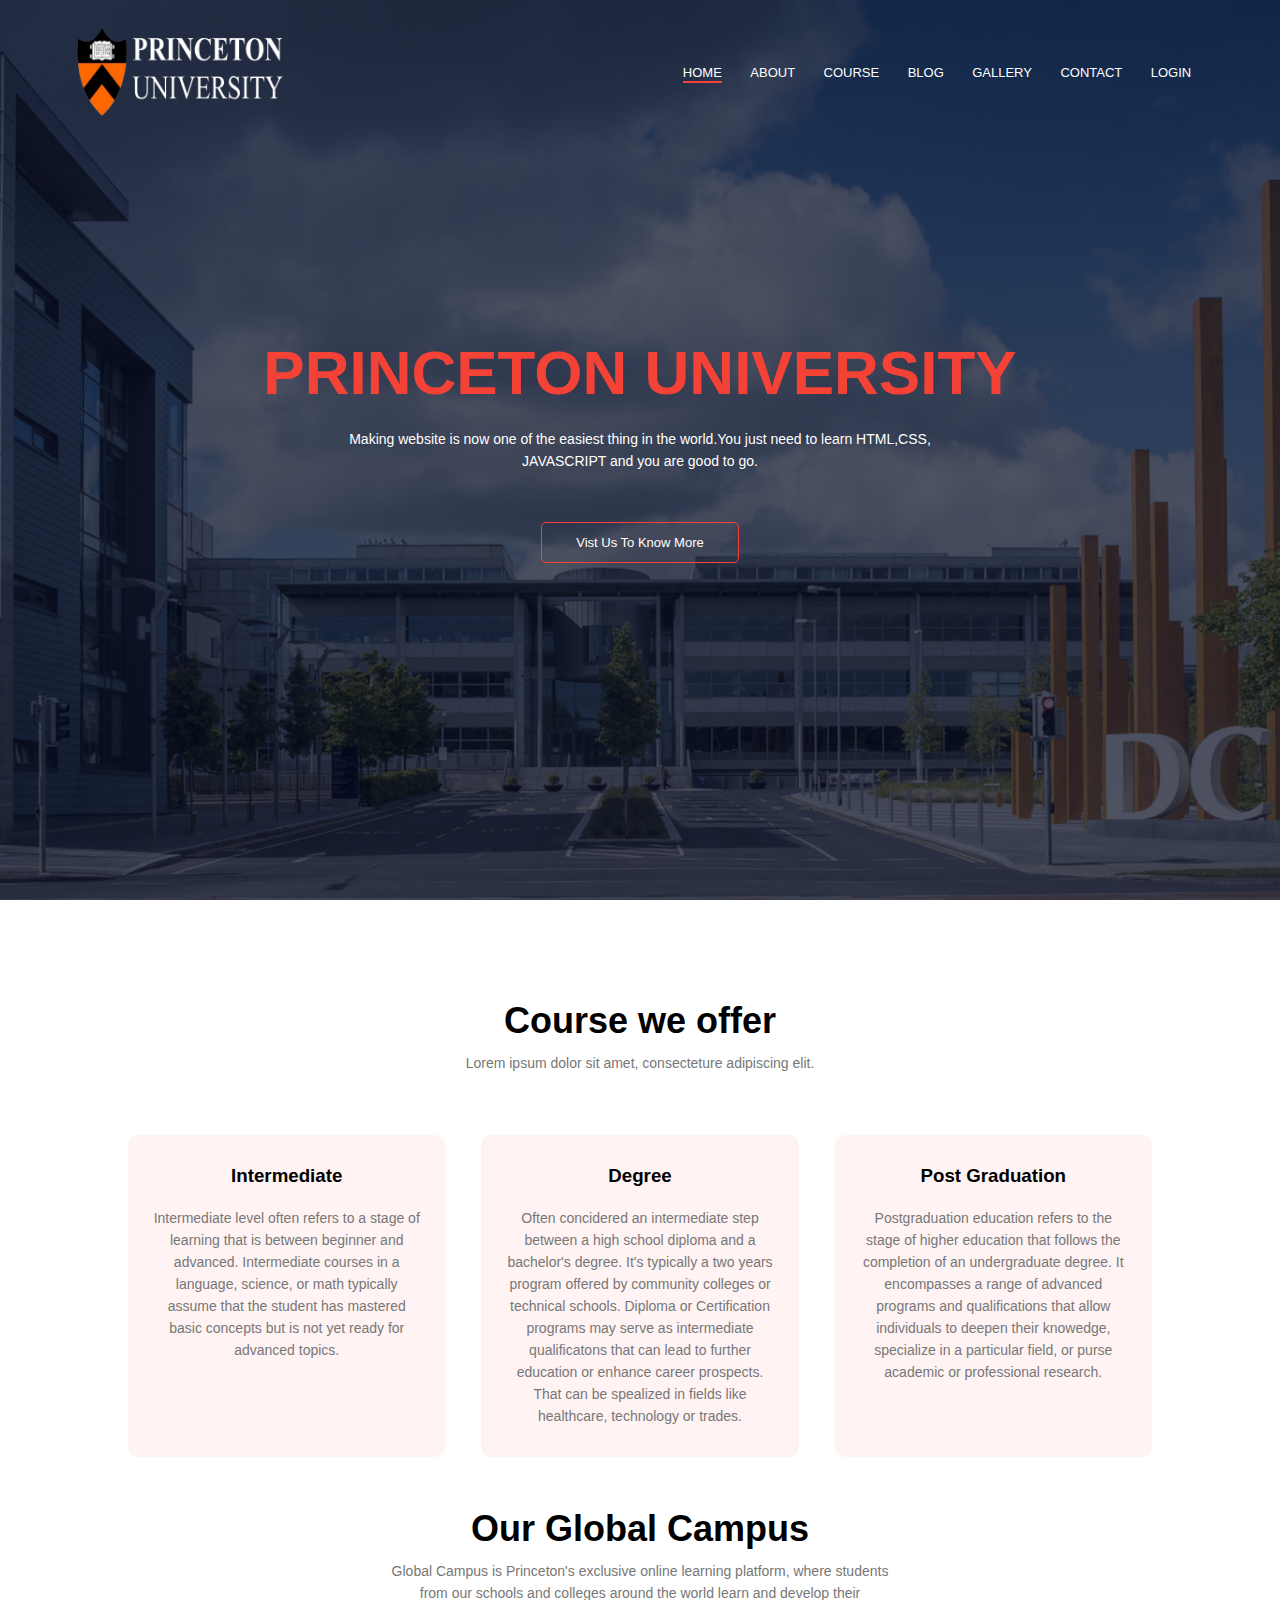
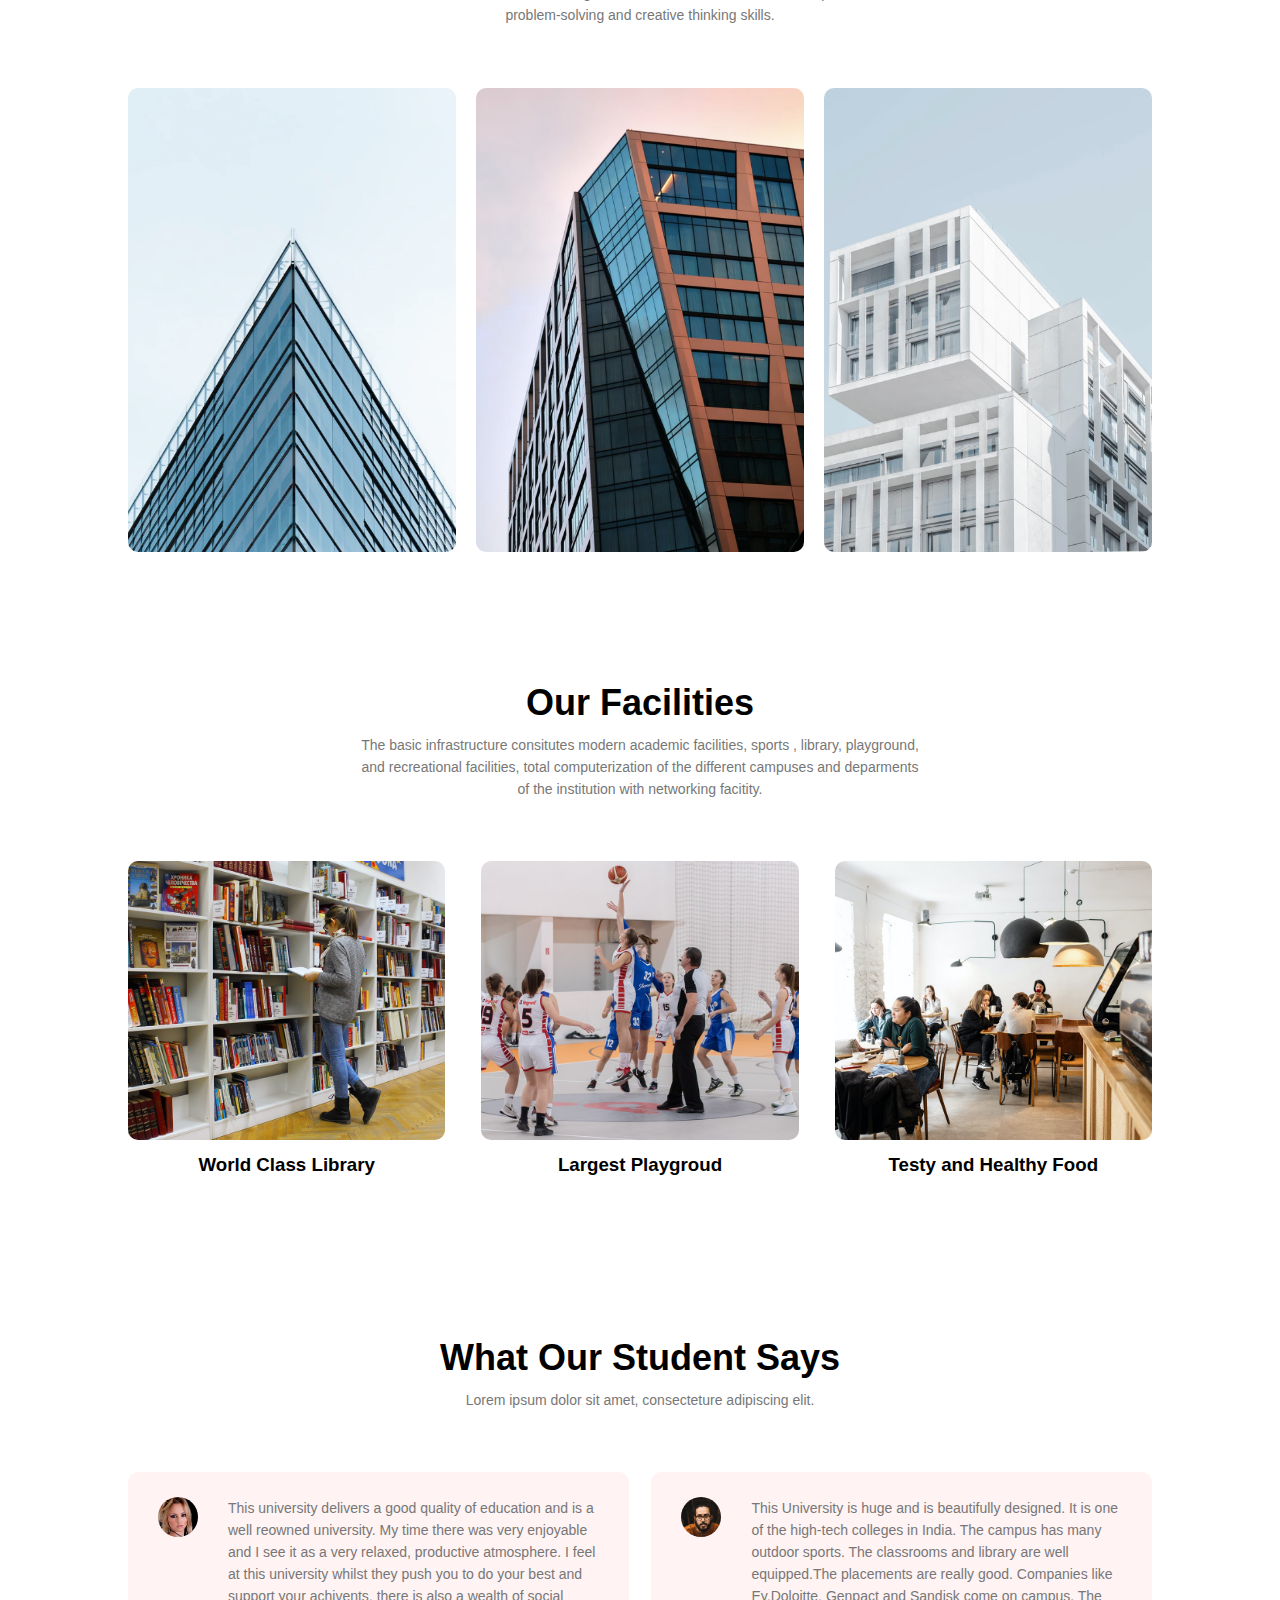
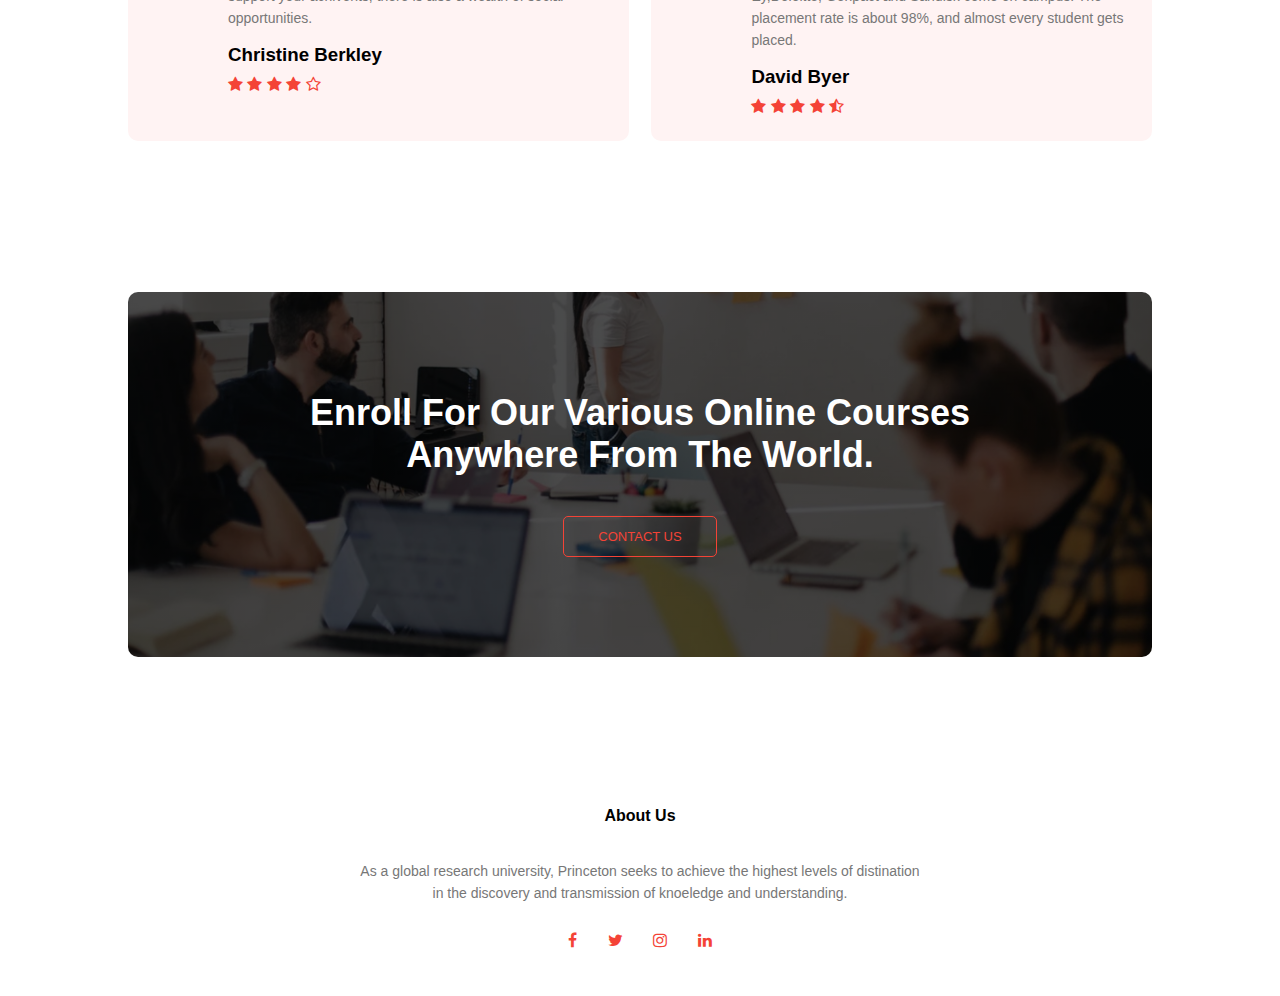
<file: Princeton/index.html>
<!DOCTYPE html>
<html>

<head>
	<meta charset="utf-8">
	<meta name="viewport" content="width=device-width, initial-scale=1">
	<title>my college website</title>
	<link rel="stylesheet" type="text/css" href="Asset/css/style.css">
	<link rel="stylesheet" href="https://stackpath.bootstrapcdn.com/font-awesome/4.7.0/css/font-awesome.min.css">
	<style>
		.nav-links ul li:nth-child(1)::after {
			width: 100%;
		}
	</style>
</head>

<body>
	<section class="header">

		<nav>
			<a href="index.html"><img src="Asset/image/Princeton-University-logo copy.png"></a>
			<div class="nav-links" id="navLinks">
				<i class="fa fa-times" onclick="hideMenu()"></i>
				<ul>
					<li><a href="index.html">HOME</a></li>
					<li><a href="about.html">ABOUT</a></li>
					<li><a href="course.html">COURSE</a></li>
					<li><a href="blog.html">BLOG</a></li>
					<li><a href="gallery.html">GALLERY</a></li>
					<li><a href="contact.html">CONTACT</a></li>
					<li><a href="login.html">LOGIN</a></li>
				</ul>
			</div>
			<i class="fa fa-bars" onclick="showMenu()"></i>
		</nav>

		<div class="text-box">
			<h1 style="color: #f44336;">PRINCETON UNIVERSITY</h1>
			<p style="color: #fff;">Making website is now one of the easiest thing in the world.You just need to learn
				HTML,CSS,<br>JAVASCRIPT and you are good to go.</p>
			<a href="" class="hero-btn" style="color: #fff;">Vist Us To Know More</a>
		</div>
	</section>

	<section class="course">
		<h1>Course we offer</h1>
		<p>Lorem ipsum dolor sit amet, consecteture adipiscing elit.</p>

		<div class="row">
			<div class="course-col">
				<h3>Intermediate</h3>
				<p>Intermediate level often refers to a stage of learning that is between beginner and advanced.
					Intermediate courses in a language, science, or math typically assume that the student has mastered
					basic concepts but is not yet ready for advanced topics.</p>
			</div>
			<div class="course-col">
				<h3>Degree</h3>
				<p>Often concidered an intermediate step between a high school diploma and a bachelor's degree. It's
					typically a two years program offered by community colleges or technical schools. Diploma or
					Certification programs may serve as intermediate qualificatons that can lead to further education or
					enhance career prospects. That can be spealized in fields like healthcare, technology or trades.</p>
			</div>
			<div class="course-col">
				<h3>Post Graduation</h3>
				<p>Postgraduation education refers to the stage of higher education that follows the completion of an
					undergraduate degree. It encompasses a range of advanced programs and qualifications that allow
					individuals to deepen their knowedge, specialize in a particular field, or purse academic or
					professional research.</p>
			</div>
		</div>
	</section>

	<section class="campus">
		<h1>Our Global Campus</h1>
		<p>Global Campus is Princeton's exclusive online learning platform, where students<br> from our schools and
			colleges around the world learn and develop their<br> problem-solving and creative thinking skills.</p>
		<div class="row">
			<div class="campus-col">
				<img src="Asset/image/london.png">
				<div class="layer">
					<h3>LONDON</h3>
				</div>
			</div>
			<div class="campus-col">
				<img src="Asset/image/newyork.png">
				<div class="layer">
					<h3>NEWYORK</h3>
				</div>
			</div>
			<div class="campus-col">
				<img src="Asset/image/washington.png">
				<div class="layer">
					<h3>WASHINGTON</h3>
				</div>
			</div>
		</div>
	</section>

	<section class="facilities">
		<h1>Our Facilities</h1>
		<p>The basic infrastructure consitutes modern academic facilities, sports , library, playground,<br> and
			recreational facilities, total computerization of the different campuses and deparments<br> of the
			institution with networking facitity.</p>

		<div class="row">
			<div class="facilities-col">
				<img src="Asset/image/library.png">
				<h3>World Class Library</h3>
			</div>
			<div class="facilities-col">
				<img src="Asset/image/basketball.png">
				<h3>Largest Playgroud</h3>
			</div>
			<div class="facilities-col">
				<img src="Asset/image/cafeteria.png">
				<h3>Testy and Healthy Food</h3>
			</div>
		</div>
	</section>


	<section class="testimonials">
		<h1>What Our Student Says</h1>
		<p>Lorem ipsum dolor sit amet, consecteture adipiscing elit.</p>

		<div class="row">
			<div class="testimonial-col">
				<img src="Asset/image/user1.jpg">
				<div>
					<p>This university delivers a good quality of education and is a well reowned university. My time
						there was very enjoyable and I see it as a very relaxed, productive atmosphere. I feel at this
						university whilst they push you to do your best and support your achivents, there is also a
						wealth of social opportunities.</p>
					<h3>Christine Berkley</h3>
					<i class="fa fa-star"></i>
					<i class="fa fa-star"></i>
					<i class="fa fa-star"></i>
					<i class="fa fa-star"></i>
					<i class="fa fa-star-o"></i>
				</div>
			</div>
			<div class="testimonial-col">
				<img src="Asset/image/user2.jpg">
				<div>
					<p>This University is huge and is beautifully designed. It is one of the high-tech colleges in
						India. The campus has many outdoor sports. The classrooms and library are well equipped.The
						placements are really good. Companies like Ey,Doloitte, Genpact and Sandisk come on campus. The
						placement rate is about 98%, and almost every student gets placed.</p>
					<h3>David Byer</h3>
					<i class="fa fa-star"></i>
					<i class="fa fa-star"></i>
					<i class="fa fa-star"></i>
					<i class="fa fa-star"></i>
					<i class="fa fa-star-half-o"></i>
				</div>
			</div>
		</div>
	</section>

	<section class="cta">
		<h1>Enroll For Our Various Online Courses<br>Anywhere From The World.</h1>
		<a href="" class="hero-btn">CONTACT US</a>
	</section>

	<section class="footer">
		<h4>About Us</h4>
		<p>As a global research university, Princeton seeks to achieve the highest levels of distination <br>in the
			discovery and transmission of knoeledge and understanding.</p>
		<div class="icons">
			<i class="fa fa-facebook"></i>
			<i class="fa fa-twitter"></i>
			<i class="fa fa-instagram"></i>
			<i class="fa fa-linkedin"></i>
		</div>
	</section>


	<script>
		var navLinks = document.getElementById("navLinks");
		function showMenu() {
			navLinks.style.right = "0";
		}
		function hideMenu() {
			navLinks.style.right = "-200px"
		}
	</script>
</body>

</html>
</file>
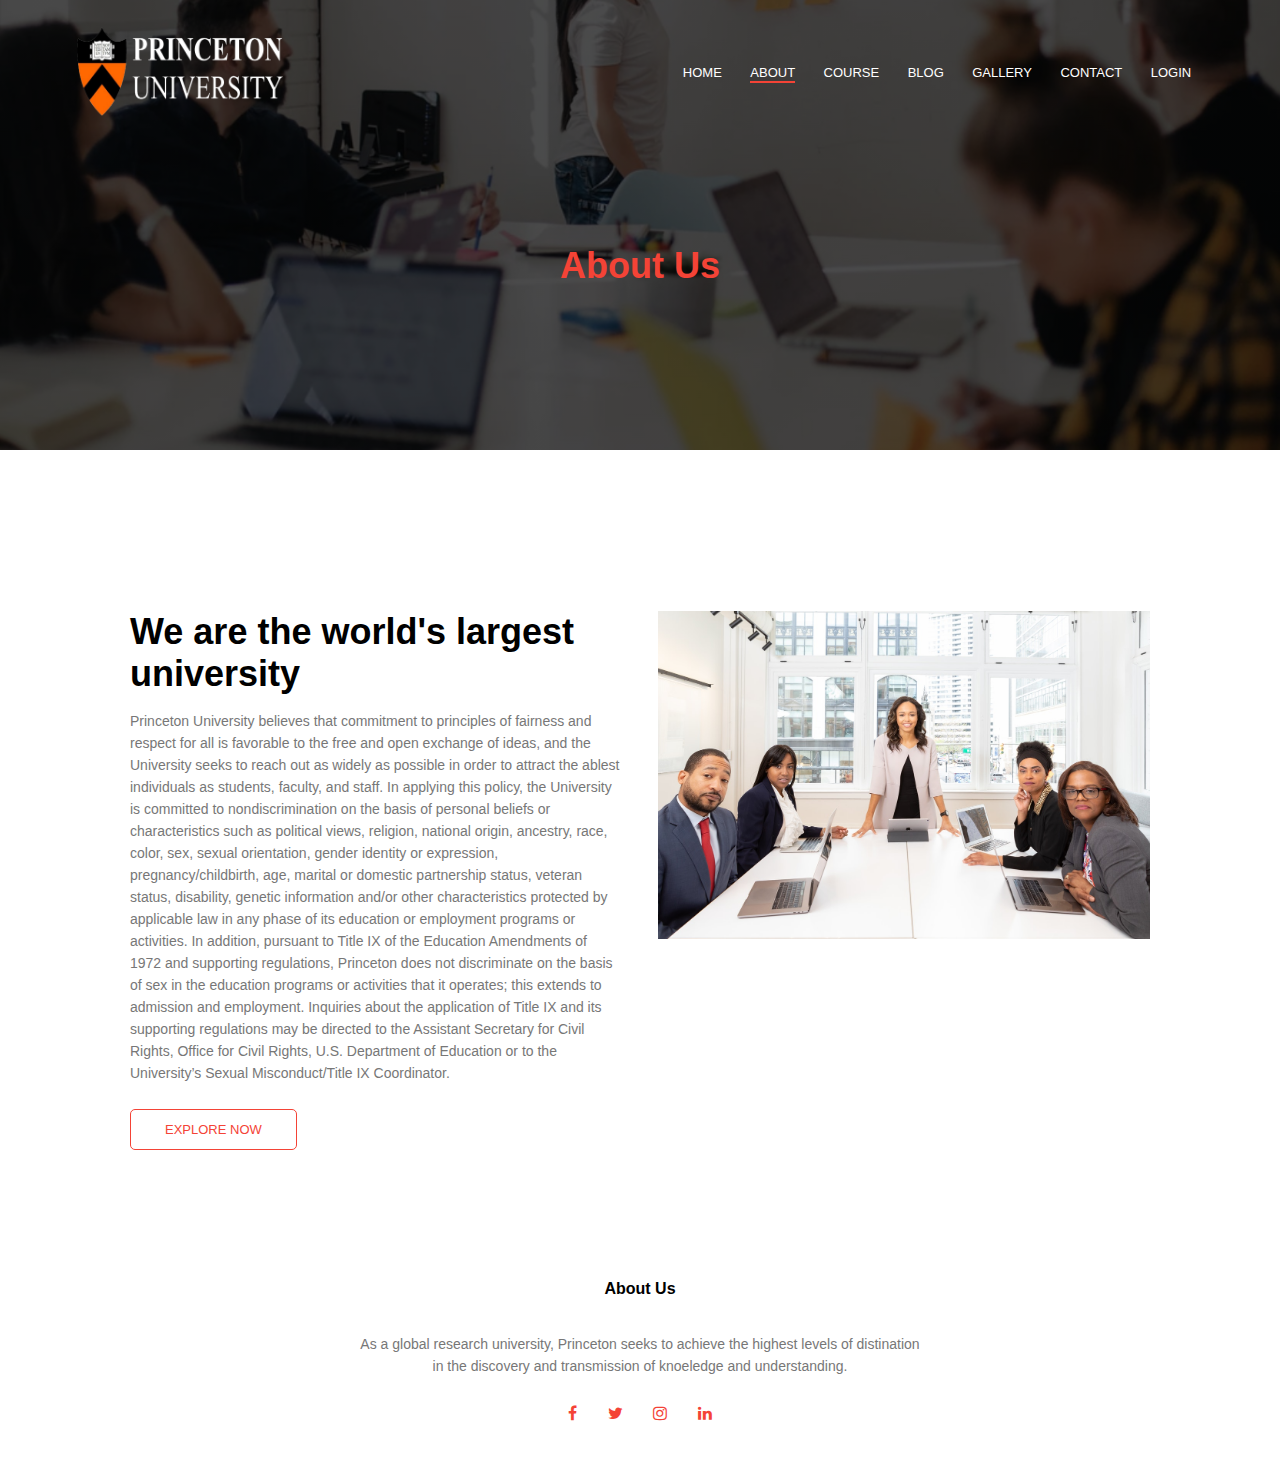
<file: Princeton/about.html>
<!DOCTYPE html>
<html>
<head>
	<meta charset="utf-8">
	<meta name="viewport" content="width=device-width, initial-scale=1">
	<title>my college website</title>
	<link rel="stylesheet" type="text/css" href="Asset/css/style.css">
	<link rel="stylesheet" href="https://stackpath.bootstrapcdn.com/font-awesome/4.7.0/css/font-awesome.min.css">
	<style>
		.nav-links ul li:nth-child(2)::after {
			width: 100%;
		}
	</style>
</head>
<body>
	<section class="sub-header">

		<nav>
			<a href="index.html"><img src="Asset/image/Princeton-University-logo copy.png"></a>
			<div class="nav-links" id="navLinks">
				<i class="fa fa-times" onclick="hideMenu()"></i>
				<ul>
					<li><a href="index.html">HOME</a></li>
					<li><a href="about.html">ABOUT</a></li>
					<li><a href="course.html">COURSE</a></li>
					<li><a href="blog.html">BLOG</a></li>
					<li><a href="gallery.html">GALLERY</a></li>
					<li><a href="contact.html">CONTACT</a></li>
					<li><a href="login.html">LOGIN</a></li>
				</ul>
			</div>
			<i class="fa fa-bars" onclick="showMenu()"></i>
		</nav>
		<h1>About Us</h1>
	</section>

	<section class="about-us">
		<div class="row">
			<div class="about-col">
				<h1>We are the world's largest university</h1>
				<p>Princeton University believes that commitment to principles of fairness and respect for all is favorable to the free and open exchange of ideas, and the University seeks to reach out as widely as possible in order to attract the ablest individuals as students, faculty, and staff. In applying this policy, the University is committed to nondiscrimination on the basis of personal beliefs or characteristics such as political views, religion, national origin, ancestry, race, color, sex, sexual orientation, gender identity or expression, pregnancy/childbirth, age, marital or domestic partnership status, veteran status, disability, genetic information and/or other characteristics protected by applicable law in any phase of its education or employment programs or activities. In addition, pursuant to Title IX of the Education Amendments of 1972 and supporting regulations, Princeton does not discriminate on the basis of sex in the education programs or activities that it operates; this extends to admission and employment. Inquiries about the application of Title IX and its supporting regulations may be directed to the Assistant Secretary for Civil Rights, Office for Civil Rights, U.S. Department of Education or to the University’s Sexual Misconduct/Title IX Coordinator.</p>
				<a href="" class="hero-btn" style="color: #f44336;">EXPLORE NOW</a>
			</div>
			<div class="about-col">
				<img src="Asset/image/about.jpg">
			</div>
		</div>
	</section>







<section class="footer">
	<h4>About Us</h4>
	<p>As a global research university, Princeton seeks to achieve the highest levels of distination <br>in the discovery and transmission of knoeledge and understanding.</p>
		<div class="icons">
			<i class="fa fa-facebook"></i>
			<i class="fa fa-twitter"></i>
			<i class="fa fa-instagram"></i>
			<i class="fa fa-linkedin"></i>
		</div>
</section>


	<script>
		var navLinks = document.getElementById("navLinks");
		function showMenu(){
			navLinks.style.right = "0";
		}
		function hideMenu(){
			navLinks.style.right = "-200px"
		}
	</script>
</body>
</html>
</file>
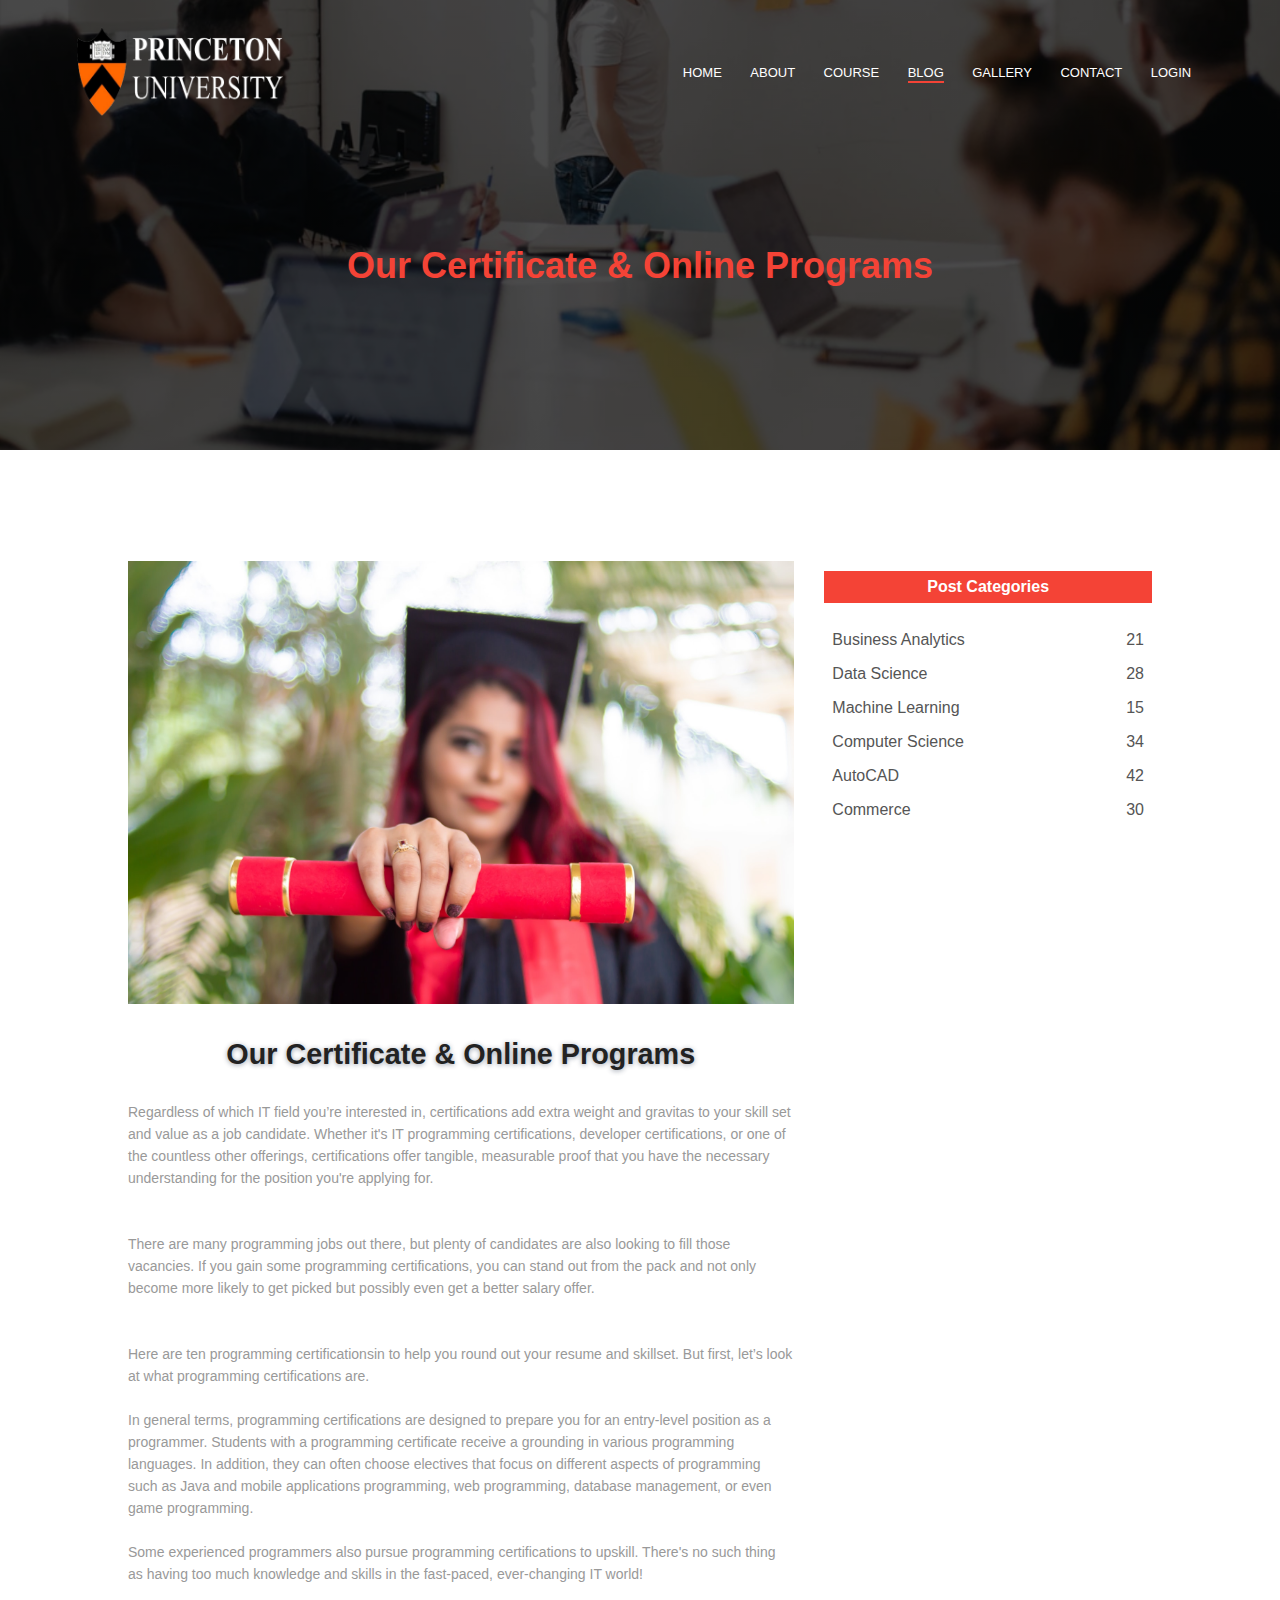
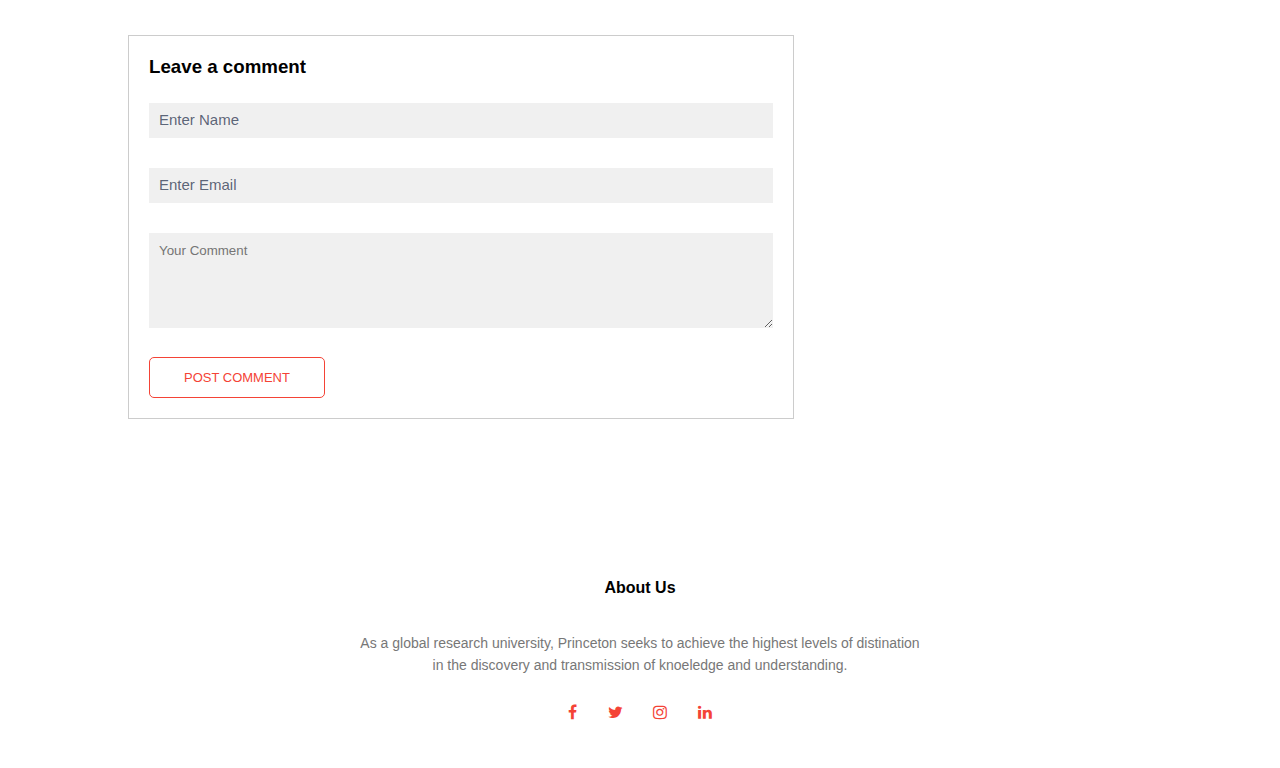
<file: Princeton/blog.html>
<!DOCTYPE html>
<html>
<head>
	<meta charset="utf-8">
	<meta name="viewport" content="width=device-width, initial-scale=1">
	<title>my college website</title>
	<link rel="stylesheet" type="text/css" href="Asset/css/style.css">
	<link rel="stylesheet" href="https://stackpath.bootstrapcdn.com/font-awesome/4.7.0/css/font-awesome.min.css">
	<style>
		.nav-links ul li:nth-child(4)::after {
			width: 100%;
		}
	</style>
</head>
<body>
	<section class="sub-header">

		<nav>
			<a href="index.html"><img src="Asset/image/Princeton-University-logo copy.png"></a>
			<div class="nav-links" id="navLinks">
				<i class="fa fa-times" onclick="hideMenu()"></i>
				<ul>
					<li><a href="index.html">HOME</a></li>
					<li><a href="about.html">ABOUT</a></li>
					<li><a href="course.html">COURSE</a></li>
					<li><a href="blog.html">BLOG</a></li>
					<li><a href="gallery.html">GALLERY</a></li>
					<li><a href="contact.html">CONTACT</a></li>
					<li><a href="login.html">LOGIN</a></li>
				</ul>
			</div>
			<i class="fa fa-bars" onclick="showMenu()"></i>
		</nav>
		<h1>Our Certificate & Online Programs</h1>
	</section>


<section class="blog-content">
	<div class="row">
		<div class="blog-left">
		<img src="Asset/image/certificate.jpg">
		<h2>Our Certificate & Online Programs</h2>
		<p>Regardless of which IT field you’re interested in, certifications add extra weight and gravitas to your skill set and value as a job candidate. Whether it's IT programming certifications, developer certifications, or one of the countless other offerings, certifications offer tangible, measurable proof that you have the necessary understanding for the position you're applying for.<br><br><br>

		There are many programming jobs out there, but plenty of candidates are also looking to fill those vacancies. If you gain some programming certifications, you can stand out from the pack and not only become more likely to get picked but possibly even get a better salary offer.<br><br><br>

		Here are ten programming certificationsin to help you round out your resume and skillset. But first, let’s look at what programming certifications are.<br><br>

		In general terms, programming certifications are designed to prepare you for an entry-level position as a programmer. Students with a programming certificate receive a grounding in various programming languages. In addition, they can often choose electives that focus on different aspects of programming such as Java and mobile applications programming, web programming, database management, or even game programming.<br><br>

		Some experienced programmers also pursue programming certifications to upskill. There's no such thing as having too much knowledge and skills in the fast-paced, ever-changing IT world!</p>

		<div class="comment-box">
			<h3>Leave a comment</h3>

			<form class="comment-form">
				<input type="text" placeholder="Enter Name">
				<input type="email" placeholder="Enter Email">
				<textarea rows="5" placeholder="Your Comment"></textarea>
				<button type="submit" class="hero-btn">POST COMMENT</button>
			</form>
		</div>

	</div>
	<div class="blog-right">
		<h3>Post Categories</h3>
		<div>
			<span>Business Analytics</span>
			<span>21</span>
		</div>
		<div>
			<span>Data Science</span>
			<span>28</span>
		</div>
		<div>
			<span>Machine Learning</span>
			<span>15</span>
		</div>
		<div>
			<span>Computer Science</span>
			<span>34</span>
		</div>
		<div>
			<span>AutoCAD</span>
			<span>42</span>
		</div>
		<div>
			<span>Commerce</span>
			<span>30</span>
		</div>
	</div>
	</div>
</section>






<section class="footer">
	<h4>About Us</h4>
	<p>As a global research university, Princeton seeks to achieve the highest levels of distination <br>in the discovery and transmission of knoeledge and understanding.</p>
		<div class="icons">
			<i class="fa fa-facebook"></i>
			<i class="fa fa-twitter"></i>
			<i class="fa fa-instagram"></i>
			<i class="fa fa-linkedin"></i>
		</div>
</section>


	<script>
		var navLinks = document.getElementById("navLinks");
		function showMenu(){
			navLinks.style.right = "0";
		}
		function hideMenu(){
			navLinks.style.right = "-200px"
		}
	</script>
</body>
</html>
</file>
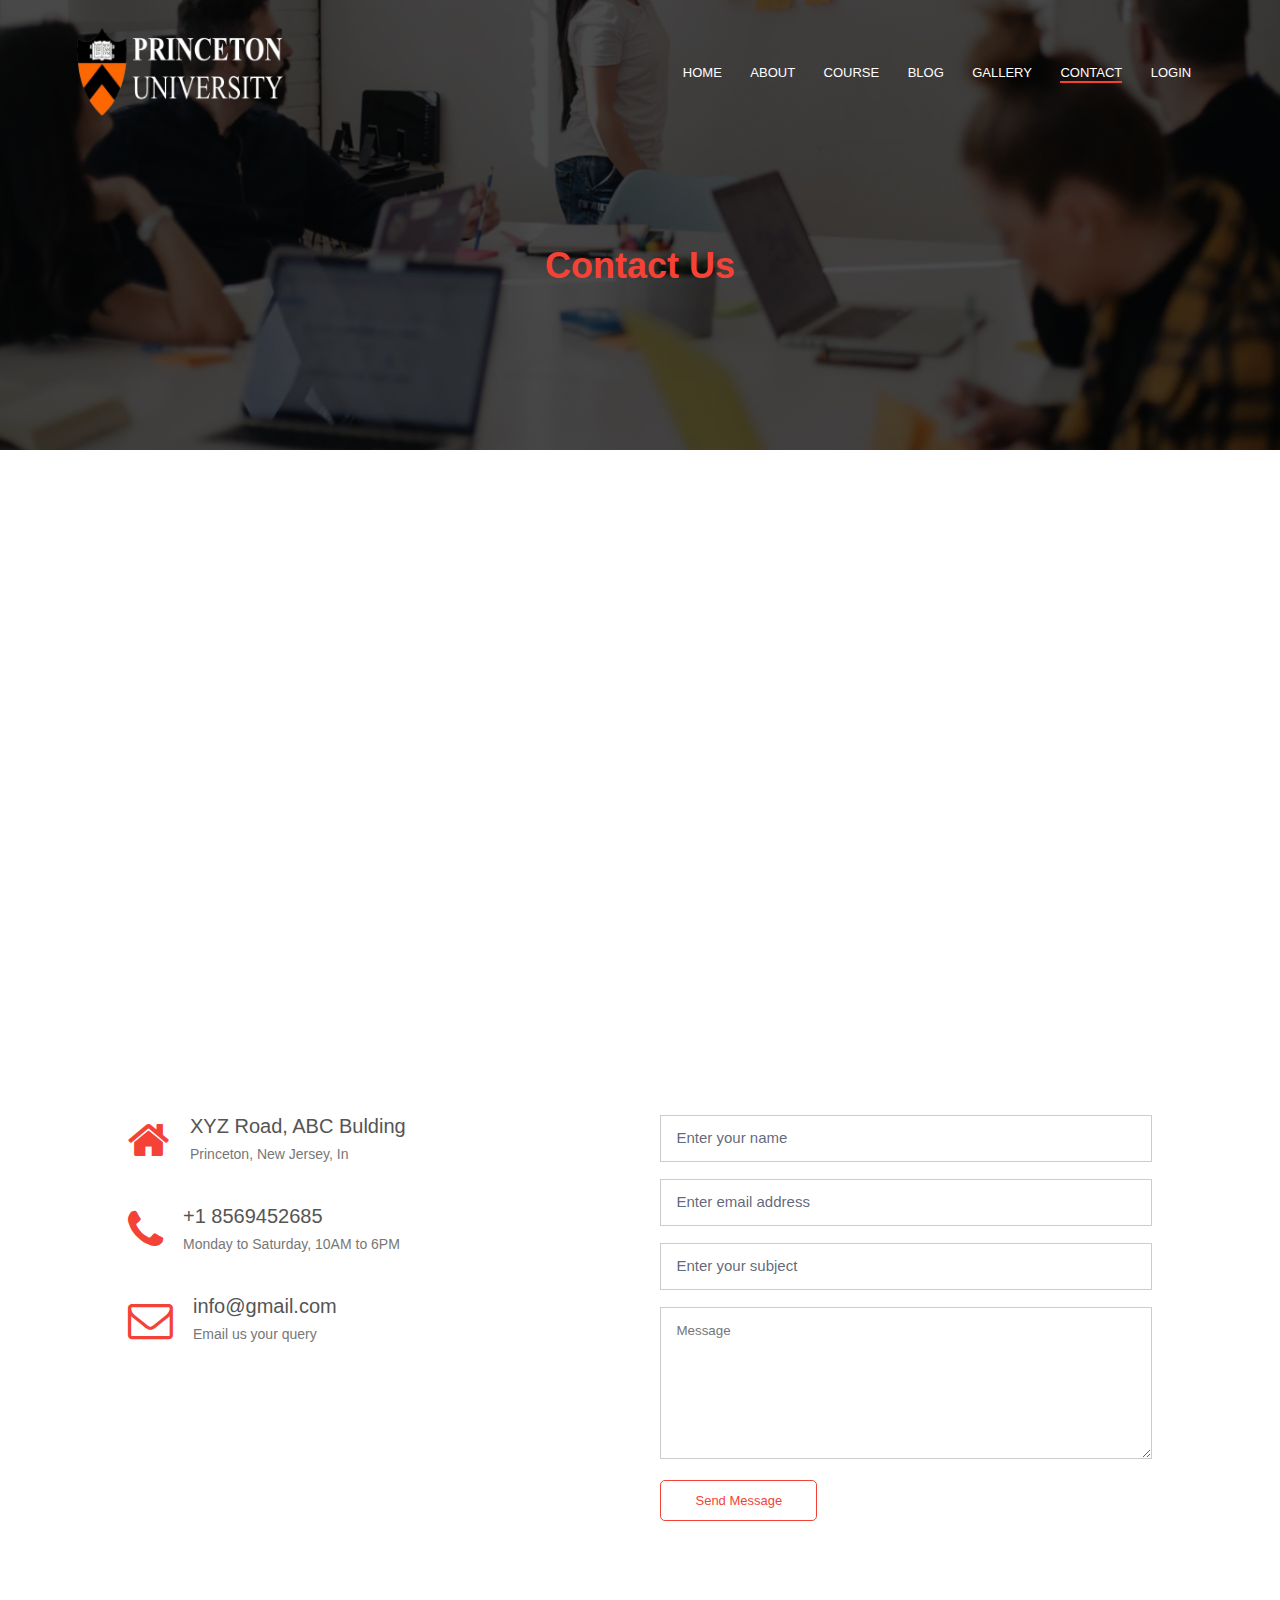
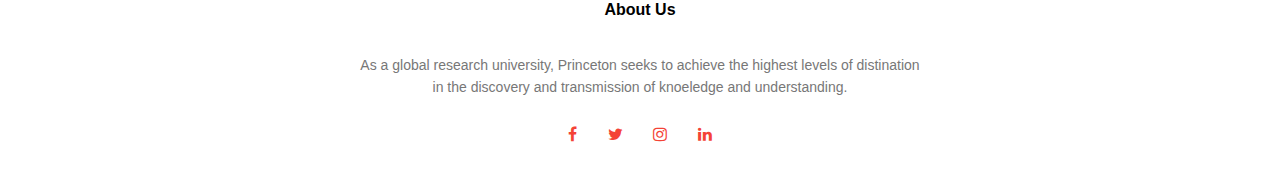
<file: Princeton/contact.html>
<!DOCTYPE html>
<html>
<head>
	<meta charset="utf-8">
	<meta name="viewport" content="width=device-width, initial-scale=1">
	<title>my college website</title>
	<link rel="stylesheet" type="text/css" href="Asset/css/style.css">
	<link rel="stylesheet" href="https://stackpath.bootstrapcdn.com/font-awesome/4.7.0/css/font-awesome.min.css">
	<style>
		.nav-links ul li:nth-child(6)::after {
			width: 100%;
		}
	</style>
</head>
<body>
	<section class="sub-header">

		<nav>
			<a href="index.html"><img src="Asset/image/Princeton-University-logo copy.png"></a>
			<div class="nav-links" id="navLinks">
				<i class="fa fa-times" onclick="hideMenu()"></i>
				<ul>
					<li><a href="index.html">HOME</a></li>
					<li><a href="about.html">ABOUT</a></li>
					<li><a href="course.html">COURSE</a></li>
					<li><a href="blog.html">BLOG</a></li>
					<li><a href="gallery.html">GALLERY</a></li>
					<li><a href="contact.html">CONTACT</a></li>
					<li><a href="login.html">LOGIN</a></li>
				</ul>
			</div>
			<i class="fa fa-bars" onclick="showMenu()"></i>
		</nav>
		<h1>Contact Us</h1>
	</section>

	
	<section class="location">
		<iframe src="https://www.google.com/maps/embed?pb=!1m18!1m12!1m3!1d3040.9662720899646!2d-74.65507389999999!3d40.343094199999996!2m3!1f0!2f0!3f0!3m2!1i1024!2i768!4f13.1!3m3!1m2!1s0x89c3e6d8cd98b6e9%3A0x2ba7ed6fa90024f!2sPrinceton%20University!5e0!3m2!1sen!2sin!4v1720798224891!5m2!1sen!2sin" width="600" height="450" style="border:0;" allowfullscreen="" loading="lazy" referrerpolicy="no-referrer-when-downgrade"></iframe>
	</section>

	<section class="contact-us">
		<div class="row">
			<div class="contact-col">
				<div>
					<i class="fa fa-home"></i>
					<span>
						<h5>XYZ Road, ABC Bulding</h5>
						<p> Princeton, New Jersey, In</p>
					</span>
				</div>
				<div>
					<i class="fa fa-phone"></i>
					<span>
						<h5>+1 8569452685</h5>
						<p>Monday to Saturday, 10AM to 6PM</p>
					</span>
				</div>
				<div>
					<i class="fa fa-envelope-o"></i>
					<span>
						<h5>info@gmail.com</h5>
						<p> Email us your query</p>
					</span>
				</div>
			</div>
			<div class="contact-col">
				
				<form action="">
					<input type="text" placeholder="Enter your name" required>
					<input type="email" placeholder="Enter email address" required>
					<input type="text" placeholder="Enter your subject" required>
					<textarea rows="8" placeholder="Message" required></textarea>
					<button type="submit" class="hero-btn">Send Message</button>
				</form>


			</div>
		</div>
	</section>



<section class="footer">
	<h4>About Us</h4>
	<p>As a global research university, Princeton seeks to achieve the highest levels of distination <br>in the discovery and transmission of knoeledge and understanding.</p>
		<div class="icons">
			<i class="fa fa-facebook"></i>
			<i class="fa fa-twitter"></i>
			<i class="fa fa-instagram"></i>
			<i class="fa fa-linkedin"></i>
		</div>
</section>


	<script>
		var navLinks = document.getElementById("navLinks");
		function showMenu(){
			navLinks.style.right = "0";
		}
		function hideMenu(){
			navLinks.style.right = "-200px"
		}
	</script>
</body>
</html>
</file>
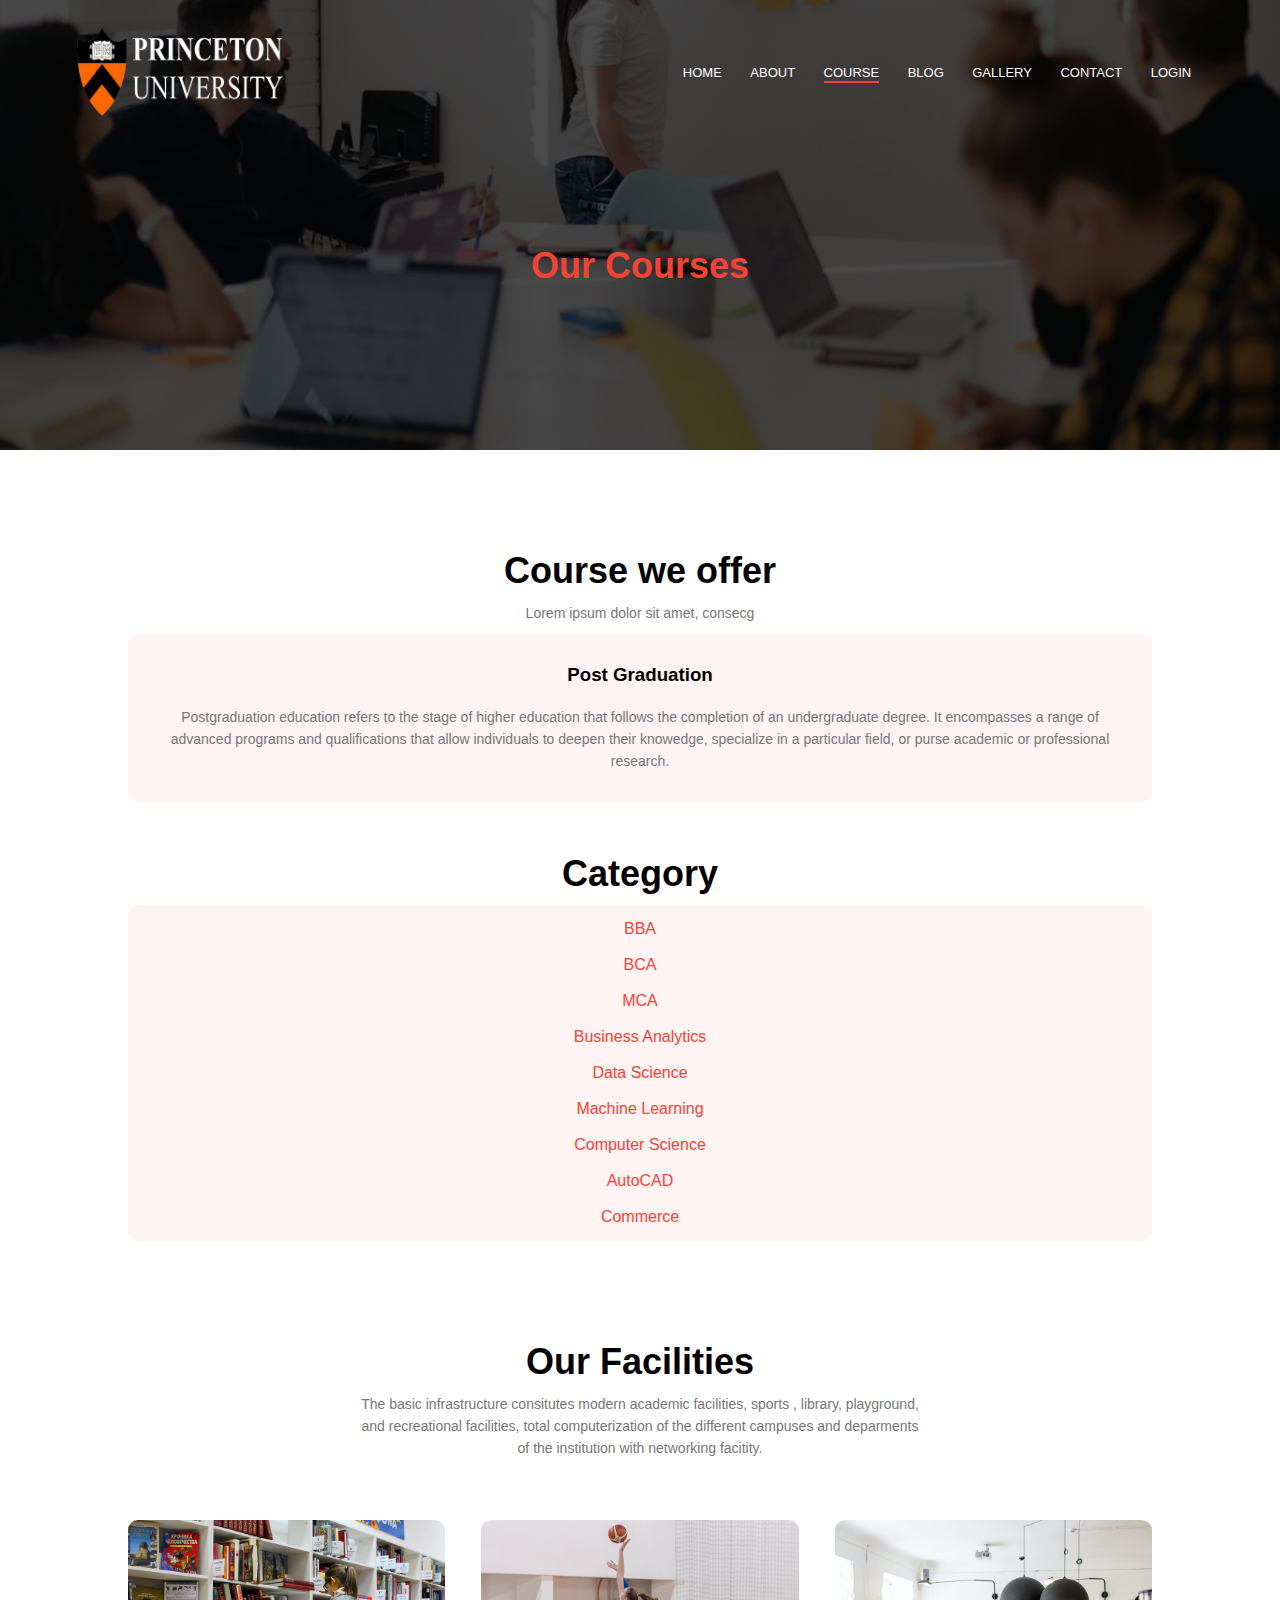
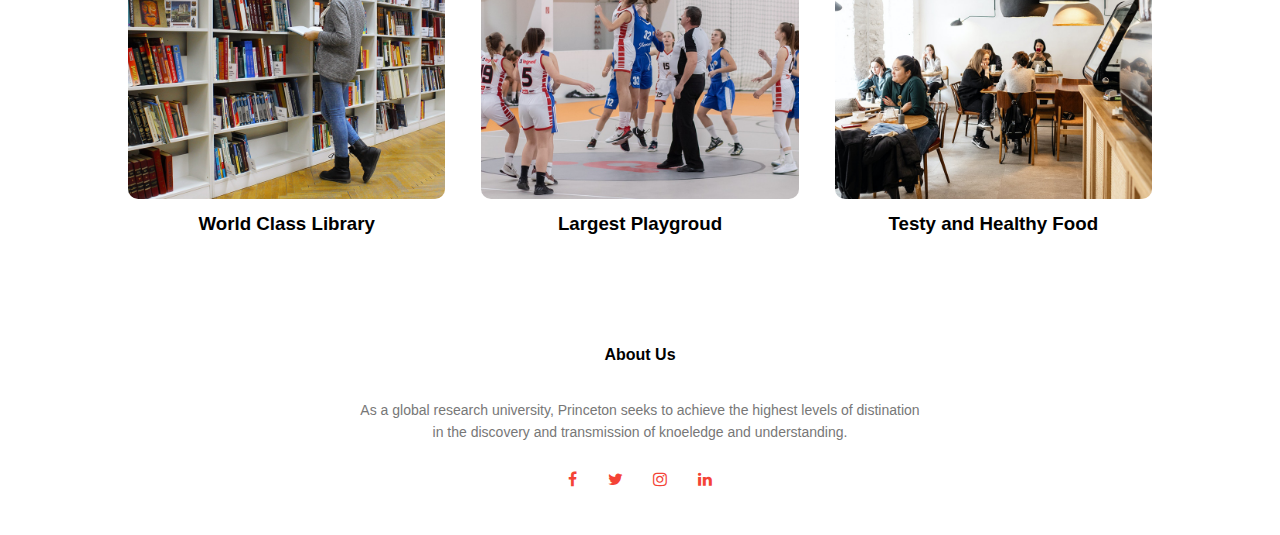
<file: Princeton/course.html>
<!DOCTYPE html>
<html>
<head>
	<meta charset="utf-8">
	<meta name="viewport" content="width=device-width, initial-scale=1">
	<title>my college website</title>
	<link rel="stylesheet" type="text/css" href="Asset/css/style.css">
	<link rel="stylesheet" href="https://stackpath.bootstrapcdn.com/font-awesome/4.7.0/css/font-awesome.min.css">
	<style>
		.nav-links ul li:nth-child(3)::after {
			width: 100%;
		}
	</style>
</head>
<body>
	<section class="sub-header">

		<nav>
			<a href="index.html"><img src="Asset/image/Princeton-University-logo copy.png"></a>
			<div class="nav-links" id="navLinks">
				<i class="fa fa-times" onclick="hideMenu()"></i>
				<ul>
					<li><a href="index.html">HOME</a></li>
					<li><a href="about.html">ABOUT</a></li>
					<li><a href="course.html">COURSE</a></li>
					<li><a href="blog.html">BLOG</a></li>
					<li><a href="gallery.html">GALLERY</a></li>
					<li><a href="contact.html">CONTACT</a></li>
					<li><a href="login.html">LOGIN</a></li>
				</ul>
			</div>
			<i class="fa fa-bars" onclick="showMenu()"></i>
		</nav>
		<h1>Our Courses</h1>
	</section>

	<section class="course">
	<h1>Course we offer</h1>
	<p>Lorem ipsum dolor sit amet, consecg
		<div class="course-col">
			<h3>Post Graduation</h3>
			<p>Postgraduation education refers to the stage of higher education that follows the completion of an undergraduate degree. It encompasses a range of advanced programs and qualifications that allow individuals to deepen their knowedge, specialize in a particular field, or purse academic or professional research.</p>
		</div>
	</div>
	<div class="col2">
            <strong style="font-size: 2.25em;">Category</strong>
             	
             		<div id="cat">
             			<a href="#">BBA</a><br>
                		<a href="#">BCA</a><br>
                		<a href="#">MCA</a><br>
                		<a href="#">Business Analytics</a><br>
                		<a href="#">Data Science</a><br>
                		<a href="#">Machine Learning</a><br>
                		<a href="#">Computer Science</a><br>
                		<a href="#">AutoCAD</a><br>
                		<a href="#">Commerce</a>
             		</div>
             	</div>
        </div>
</section>

<section class="facilities">
	<h1>Our Facilities</h1>
	<p>The basic infrastructure consitutes modern academic facilities, sports , library, playground,<br> and recreational facilities, total computerization of the different campuses and deparments<br> of the institution with networking facitity.</p>

	<div class="row">
		<div class="facilities-col">
			<img src="Asset/image/library.png">
			<h3>World Class Library</h3>
		</div>
		<div class="facilities-col">
			<img src="Asset/image/basketball.png">
			<h3>Largest Playgroud</h3>
		</div>
		<div class="facilities-col">
			<img src="Asset/image/cafeteria.png">
			<h3>Testy and Healthy Food</h3>
		</div>
	</div>
</section>




<section class="footer">
	<h4>About Us</h4>
	<p>As a global research university, Princeton seeks to achieve the highest levels of distination <br>in the discovery and transmission of knoeledge and understanding.</p>
		<div class="icons">
			<i class="fa fa-facebook"></i>
			<i class="fa fa-twitter"></i>
			<i class="fa fa-instagram"></i>
			<i class="fa fa-linkedin"></i>
		</div>
</section>


	<script>
		var navLinks = document.getElementById("navLinks");
		function showMenu(){
			navLinks.style.right = "0";
		}
		function hideMenu(){
			navLinks.style.right = "-200px"
		}
	</script>
</body>
</html>
</file>
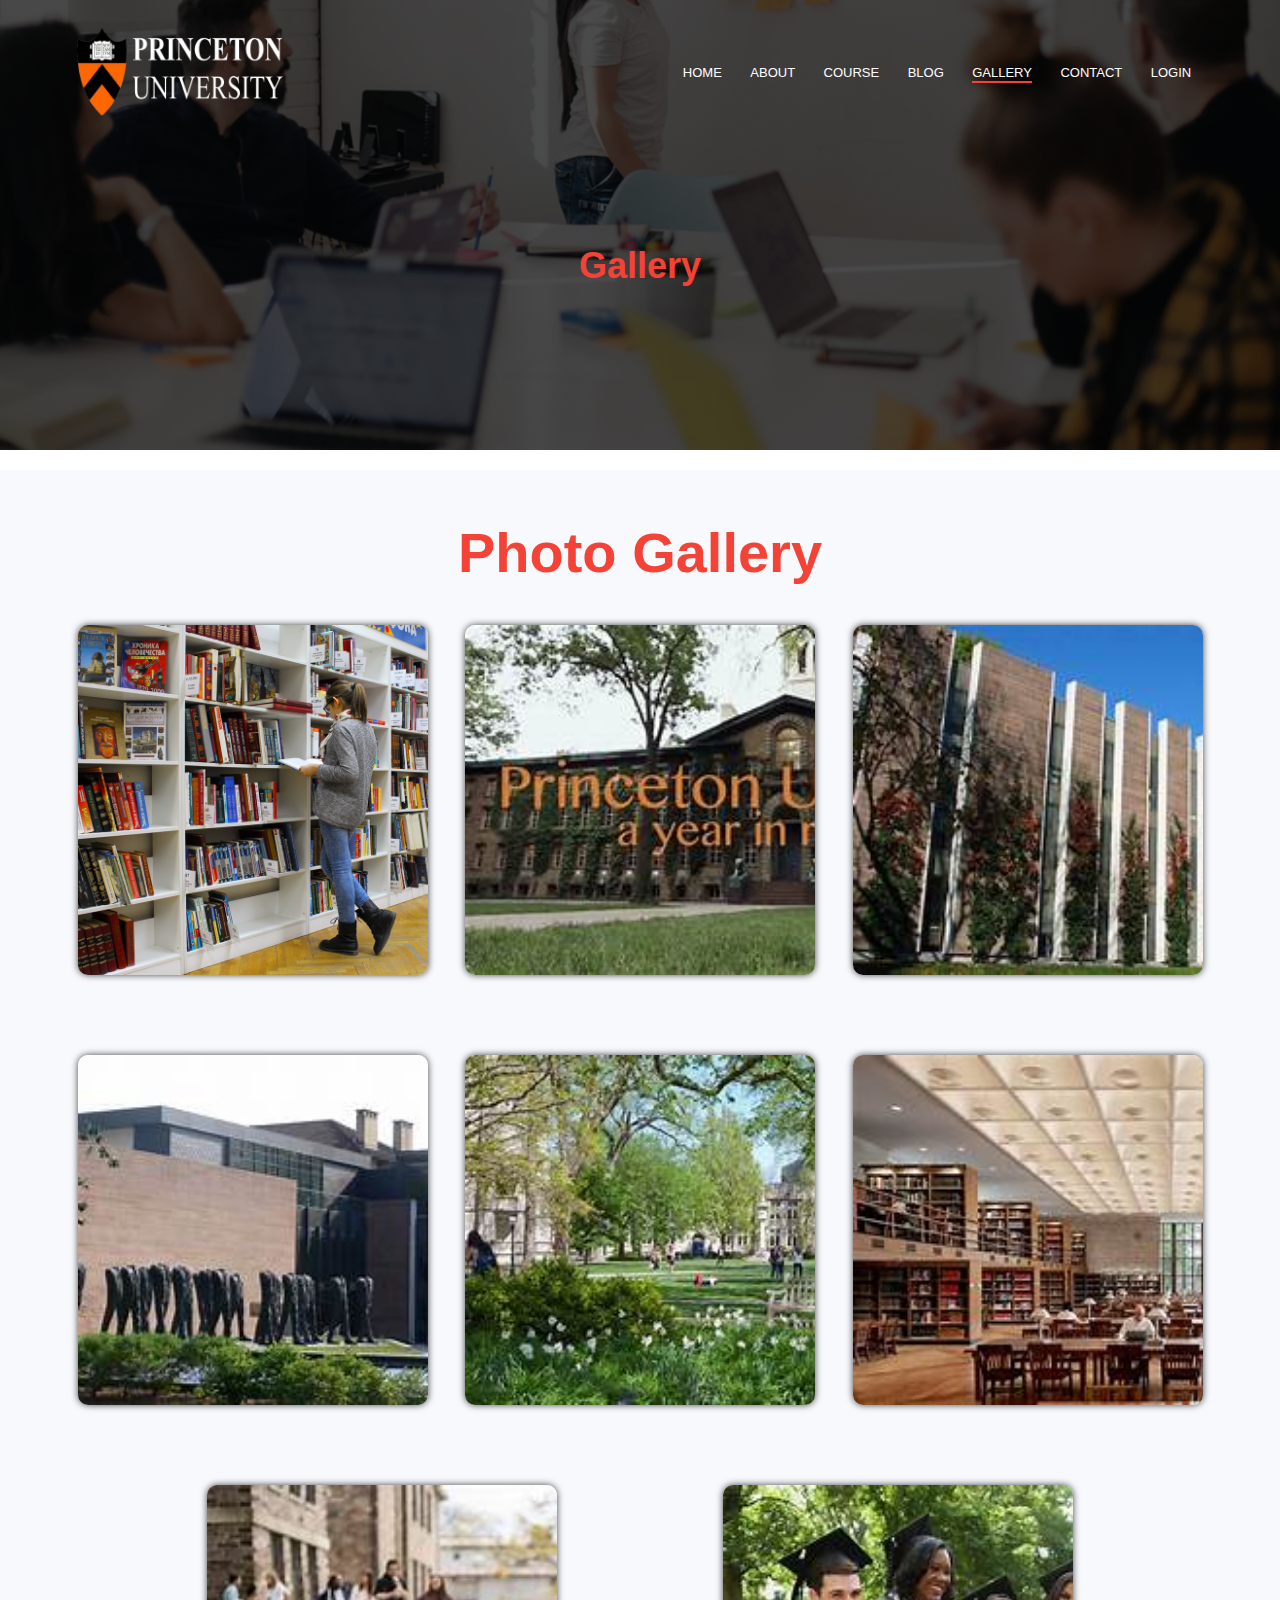
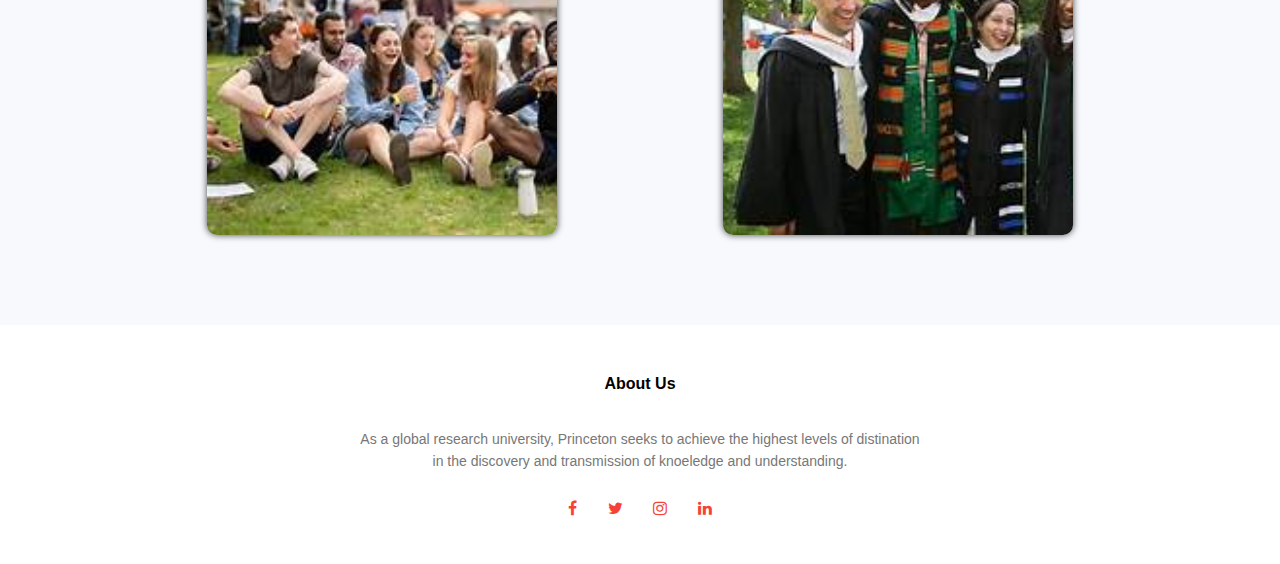
<file: Princeton/gallery.html>
<!DOCTYPE html>
<html>

<head>
	<meta charset="utf-8">
	<meta name="viewport" content="width=device-width, initial-scale=1">
	<title>my college website</title>
	<link rel="stylesheet" type="text/css" href="Asset/css/style.css">
	<link rel="stylesheet" href="https://stackpath.bootstrapcdn.com/font-awesome/4.7.0/css/font-awesome.min.css">
	<style>
		.nav-links ul li:nth-child(5)::after {
			width: 100%;
		}
	</style>
</head>

<body>
	<section class="sub-header">

		<nav>
			<a href="index.html"><img src="Asset/image/Princeton-University-logo copy.png"></a>
			<div class="nav-links" id="navLinks">
				<i class="fa fa-times" onclick="hideMenu()"></i>
				<ul>
					<li><a href="index.html">HOME</a></li>
					<li><a href="about.html">ABOUT</a></li>
					<li><a href="course.html">COURSE</a></li>
					<li><a href="blog.html">BLOG</a></li>
					<li><a href="gallery.html">GALLERY</a></li>
					<li><a href="contact.html">CONTACT</a></li>
					<li><a href="login.html">LOGIN</a></li>
				</ul>
			</div>
			<i class="fa fa-bars" onclick="showMenu()"></i>
		</nav>
		<h1>Gallery</h1>
	</section>

	<div class="gallery-section w3-card-4">
		<h1 style="font-weight: 700;font-size: 3.5em;color: #f44336;" align="center">Photo Gallery</h1>
		<div class="gallery-content">
			<div class="gallery-photo">
				<img src="Asset/image/library.png" alt="course" class="gallery-image">  
			</div>
			<div class="gallery-photo">
				<img src="Asset/image/9.jpg" alt="course" class="gallery-image">  
			</div>
			<div class="gallery-photo">
				<img src="Asset/image/2.jpg" alt="course" class="gallery-image">  
			</div>
			<div class="gallery-photo">
				<img src="Asset/image/3.jpg" alt="course" class="gallery-image">  
			</div>
			<div class="gallery-photo">
				<img src="Asset/image/4.jpg" alt="course" class="gallery-image">  
			</div>
			<div class="gallery-photo">
				<img src="Asset/image/6.jpg" alt="course" class="gallery-image">  
			</div>
			<div class="gallery-photo">
				<img src="Asset/image/7.jpg" alt="course" class="gallery-image">  
			</div>
			<div class="gallery-photo">
				<img src="Asset/image/8.jpg" alt="course" class="gallery-image">  
			</div>
		</div>
	</div>


	<section class="footer">
		<h4>About Us</h4>
		<p>As a global research university, Princeton seeks to achieve the highest levels of distination <br>in the
			discovery and transmission of knoeledge and understanding.</p>
		<div class="icons">
			<i class="fa fa-facebook"></i>
			<i class="fa fa-twitter"></i>
			<i class="fa fa-instagram"></i>
			<i class="fa fa-linkedin"></i>
		</div>
	</section>


	<script>
		var navLinks = document.getElementById("navLinks");
		function showMenu() {
			navLinks.style.right = "0";
		}
		function hideMenu() {
			navLinks.style.right = "-200px"
		}
	</script>
</body>

</html>
</file>
<file: Princeton/Asset/css/style.css>
*{
	margin: 0;
	padding: 0;
	font-family: 'poppins',sans-serif;
}
.header{
	min-height: 100vh;
	width: 100%;
	background-image: linear-gradient(rgba(4, 9, 30, 0.7),rgba(4, 9, 30, 0.7)),url('../image/banner.png');
	background-size: cover;
	background-position: center;
	position: relative;	
}
.header img{
	height: 90px;
	width: auto;
}
nav{
	display: flex;
	padding: 2% 6%;
	justify-content: space-between;
	align-items: center;
}
nav img{
	height: 90px;
	width: auto;
}
.nav-links{
	flex: 1;
	text-align: right;
}
.nav-links ul li{
	list-style: none;
	display: inline-block;
	padding: 8px 12px;
	position: relative;
}
.nav-links ul li a{
	color: #fff;
	text-decoration: none;
	font-size: 13px;
}
.nav-links ul li::after{
	content: "";
	width: 0%;
	height: 2px;
	background: #f44336;
	display: block;
	margin: auto;
	transition: 0.5s;
}
.nav-links ul li:hover::after{
	width: 100%;
}
.text-box{
	width: 90%;
	color: black;
	position: absolute;
	top: 50%;
	left: 50%;
	transform: translate(-50%,-50%);
	text-align: center;
}
.text-box h1{
	font-size: 62px;
}
.text-box p{
	margin: 10px 0px 40px;
	font-size: 14px;
	color:black;
}
.hero-btn{
	display: inline-block;
	text-decoration: none;
	color: #f44336;
	border: 1px solid #f44336;
	border-radius: 5px;
	padding: 12px 34px;
	font-size: 13px;
	background: transparent;
	position: relative;
	cursor: pointer;
}
.hero-btn:hover{
	border: 1px solid #f44336;
	background: #f44336;
	transition: 1s;
	color: #fff !important;
}
nav i.fa{
	display: none;
}
@media(max-width: 700px){
	.text-box h1{
	font-size: 20px;
}
.nav-links ul li{
	display: block;
}
.nav-links{
	position: fixed;
	background: #f44336;
	height: 100vh;
	width: 200px;
	top: 0;
	right: -200px;
	text-align: left;
	z-index: 2;
	transition: 1s;
	}
	nav .fa{
		display: block !important;
		color: #fff;
		margin: 10px;
		font-size: 22px;
		cursor: pointer;
	}
}
.course{
	width: 80%;
	margin: auto;
	text-align: center;
	padding-top: 100px;
}
h1{
	font-size: 36px;
	font-weight: 600;
}
p{
	color: #777;
	font-size: 14px;
	font-weight: 300;
	line-height: 22px;
	padding: 10px;
}
.row{
	margin-top: 5%;
	display: flex;
	justify-content: space-between;
}
.course-col{
	flex-basis: 31%;
	background: #fff3f3;
	border-radius: 10px;
	margin-bottom: 5%;
	padding: 20px 12px;
	box-sizing: border-box;
	transition: 0.5s;
}
.col2{
	height: auto;
	width: auto;
}
#cat{
	height: 100%;
	width: auto;
	background-color: #fff3f3;
	display: flex;
	flex-direction: column;
	justify-content: space-between;
	margin-top: 10px;
	border-radius: 12px;
	padding: 15px;
}
#cat a{
	text-decoration: none;
	color: #f44336;
}
h3{
	text-align: center;
	font-weight: 600;
	margin: 10px 0;
}
.course-col:hover{
	box-shadow: 0 0 20px 0px rgba(0, 0, 0, 0.2);
}
@media(max-width: 700px){
	.row{
		flex-direction: column;
	}
}
.campus{
	width: 80%;
	margin: auto;
	text-align: center;
	top: 50px;
}
.campus-col{
	flex-basis: 32%;
	border-radius: 10px;
	margin-bottom: 30px;
	position: relative;
	overflow: hidden;
}
.campus-col img{
	width: 100%;
	display: block;
}
.layer{
	background: transparent;
	height: 100%;
	width: 100%;
	position: absolute;
	top: 0;
	left: 0;
	transition: 0.5s;
}
.layer:hover{
	background: rgba(226, 0, 0, 0.7);
}
.layer h3{
	width: 100%;
	font-weight: 500;
	color: #fff;
	font-size: 26px;
	bottom: 0;
	left: 50%;
	transform: translateX(-50%);
	position: absolute;
	opacity: 0;
	transition: 0.5s;
}
.layer:hover h3{
	bottom: 49%;
	opacity: 1;
}
.facilities{
	width: 80%;
	margin: auto;
	text-align: center;
	padding-top: 100px;
}
.facilities-col{
	flex-basis: 31%;
	border-radius: 10px;
	margin-bottom: 5%;
	text-align: left;
}
.facilities-col img{
	width: 100%;
	border-radius: 10px;
}


.testimonials{
	width: 80%;
	margin: auto;
	padding-top: 100px;
	text-align: center;
}
.testimonial-col{
	flex-basis: 44%;
	border-radius: 10px;
	margin-bottom: 5%;
	text-align: left;
	background: #fff3f3;
	padding: 25px;
	cursor: pointer;
	display: flex;

}
.testimonial-col img{
	height: 40px;
	margin-left: 5px;
	margin-right: 30px;
	border-radius: 50%;
}
.testimonial-col p{
	padding: 0;
}
.testimonial-col h3{
	margin-top: 15px;	
	text-align: left;
}
.testimonial-col .fa{
	color: #f44336;
}
@media(max-width: 700px){
	.testimonials-col img{
		margin-left: 0px;
		margin-right: 15px;
	}
}


.cta{
	margin: 100px auto;
	width: 80%;
	background-image: linear-gradient(rgba(0, 0, 0, 0.7),rgba(0, 0, 0, 0.7)),url('../image/banner2.jpg');
	background-position: center;
	background-size: cover;
	border-radius: 10px;
	text-align: center;
	padding: 100px 0;
}
.cta h1{
	color: #fff;
	margin-bottom: 40px;
	padding: 0;
}
@media(max-width: 700px){
	.cta h1{
		font-size: 24px;
	}
}


.footer{
	width: 100%;
	text-align: center;
	padding: 30px 0;
}
.footer h4{
	margin-bottom: 25px;
	margin-top: 20px;
	font-weight: 600;
}
.footer .icon{
	height: 100px;
}
.icons .fa{
	color: #f44336;
	margin: 0 13PX;
	cursor: pointer;
	padding: 18PX 0;
	transition: .5s ease-in-out;
	position: relative;
}
.icons .fa:hover{
	bottom: 3%;
}





.sub-header{
	height: 50vh;
	width: 100%;
	background-image: linear-gradient(rgba(0, 0, 0, 0.7),rgba(0, 0, 0, 0.7)),url('../image/banner2.jpg');
	background-position: center;
	background-size: cover;
	text-align: center;
	color: #f44336;
}
.sub-header h1{
	margin-top: 100px;
}
.about-us{
	width: 80%;
	margin: auto;
	padding-top: 80PX;
	padding-bottom: 50PX;
}
.about-col{
	flex-basis: 48%;
	padding: 30px 2px;
}
.about-col img{
	width: 100%;
}
.about-col h1{
	padding-top: 0;
}
.about-col p{
	padding: 15px 0 25px;
}
.blog-content{
	width: 80%;
	margin: auto;
	padding: 60px 0;
}
.blog-left{
	flex-basis: 65%;
}
.blog-left img{
	width: 100%;
}
.blog-left h2{
	color: #222;
	font-weight: 600;
	margin: 30px 0;
}
.blog-left p{
	color: #999;
	padding: 0;
}
.blog-right{
	flex-basis: 32%;
}
.blog-right h3{
	background: #f44336;
	color: #fff;
	padding: 7px 0;
	font-size: 16px;
	margin-bottom: 20px;
}
.blog-right div{
	display: flex;
	align-items: center;
	justify-content: space-between;
	color: #555;
	padding: 8px;
	box-sizing: border-box;
}
.comment-box{
	border: 1px solid #ccc;
	margin: 50px 0;
	padding: 10px 20px;
}
.comment-box h3{
	text-align: left;
}
.comment-form input, .comment-form textarea{
	width: 100%;
	padding: 10px;
	margin: 15px 0;
	box-sizing: border-box;
	border: none;
	outline: none;
	background: #f0f0f0;
}
.comment-form button{
	margin: 10px 0;
}

@media(max-width: 700px){
	.sub-header h1{
		font-size: 24px;
	}
}
.location{
	width: 80%;
	margin: auto;
	padding: 80px 0;
}
.location iframe{
	width: 100%;
}
.contact-us{
	width: 80%;
	margin: auto;
}
.contact-col{
	flex-basis: 48%;
	margin-bottom: 30px;
}
.contact-col div{
	display: flex;
	align-items: center;
	margin-bottom: 40px;
}
.course-col div span{
	display: flex;
	align-items: center;
}
.contact-col div .fa{
	font-size: 2.8em;
	color: #f44336;
/*	margin: 10px;*/
	margin-right: 20px;
}
.contact-col div p{
	padding: 0;
}
.contact-col div h5{
	font-size: 20px;
	margin-bottom: 5px;
	color: #555;
	font-weight: 100;
}
.contact-col input, .contact-col textarea{
	width: 100%;
	padding: 15px;
	margin-bottom: 17px;
	outline: none;
	border: 1px solid #ccc;
	box-sizing: border-box;
	resize: vertical;
}












main{height: 60vh;}
.footer{
	position: relative;
	bottom: 0;
}
.login-background {
    background-image: url('../image/05.jpg');
    position: absolute;
    background-size: cover;
    background-position: center;
    height: 100vh;
    width: 100%;
    z-index: -1;
    filter: brightness(50%);
}

.login-container,
.signup-container {
    height: auto;
    min-width: 340px;
    width:100px;
    padding: 20px;
    position: relative;
    top: 60%;
    left: 50%;
    transform: translate(-50%, -50%);
    border: 1px solid #f44336;
    border-radius: 15px;
    background: #fff;
    /* backdrop-filter: blur(5px); */
    box-shadow: 0px 0px 10px #1a2844d2;
    color: #1a2844;
}

.signup-container{
    display: none;
}

/* .login-container{
    display: none;
} */
h2 {
    text-align: center;
    font-size: clamp(1.8em,3vw,1.5em);
    margin: 10px 10px 20px 10px;
    text-shadow: 0px 1px 5px #1a284470;
}

.input {
    width: 100%;
    height: 28px;
    margin-top: 10px;
    display: flex;
    align-items: center;
}

.fa-solid {
    height: auto;
    width: auto;
    margin: 0;
    color: #1a2844;
}
[class^="error"]{
    height: auto;
    width: 100%;
    font-size: clamp(0.6rem,2vw,0.7rem);
    padding-top: 4px;
    margin-bottom: -8px;
    color: red;
    /* text-shadow: 0px 0px 1px #f80000e7; */
}
[id^="error"]{
    height: auto;
    width: 100%;
    font-size: clamp(0.6rem,2vw,0.7rem);
    padding-top: 4px;
    margin-bottom: -8px;
    color: red;
    /* text-shadow: 0px 0px 1px #f80000e7; */
}


#v-off,#regv-off {
    cursor: pointer;
}

#v-on,#regv-on {
    display: none;
    cursor: pointer;
}


hr {
    border: 1px solid #1a2844;
}

.input_content {
    width: 100%;
    padding-left: 8px;
    background: transparent;
    border: none;
    color: black;
    font-size: 15px;
    border-color: transparent;
    outline: none;
}

input::placeholder {
    color: #1a2844b6;
    font-size: 15px;
}


#rememberme,#agree {
    margin: 0px 6px 0px 0px;
    border-radius: 8px;
    accent-color: #1a2844;
}


.forgot {
    height: auto;
    width: 100%;
    padding: 5px 0px;
    display: flex;
    align-items: center;
    justify-content: space-between;
    margin: 10px 0px;
    font-size: clamp(0.8rem, 3vw, 0.8rem);
}

.remember {
    width: auto;
    display: flex;
    align-items: center;
}

.forgot-password {
    text-decoration: none;
    color: #1a2844;
    font-weight: bold;
}

.submit {
    display: flex;
    justify-content: center;
    margin: 8px 5px;
}

input[type=submit] {
    height: 35px;
    width: 80%;
    border-radius: 15px;
    cursor: pointer;
    font-size: 18px;
    font-weight: 600;
    background-color: #1a2844;
    color: #fff;
    border: none;
}

input[type=submit]:hover {
    box-shadow: 0px 0px 10px #385183a6;
}


#signup,
#login {
    height: auto;
    width: 100%;
    display: flex;
    justify-content: center;
    margin: 15px 0px;
    font-size: clamp(0.8rem, 3vw, 0.8rem);
}

#login strong{
    cursor: pointer;
}

#login strong:hover {
    color: #3e6fd8;
}
main .fa{
	color: #f44336;
}

/* ------------------------gallery------------------------- */


.gallery-section{
    height: auto;
    /* width: 100%; */
    padding: 50px;
    margin-top: 20px;
    background: #f3f6fca9;
}

.gallery-content{
    height: auto;
    width: 100%;
    display: flex;
    flex-wrap: wrap;
    justify-content: space-evenly;
}
.gallery-photo{
    height: 350px;
    width: 350px;
    /* border: 1px solid; */
    margin: 40px 10px;
    contain: content;
    border-radius: 10px;
    box-shadow: 0 0 7px 0px rgba(0, 0, 0, 0.733);
    transition: .4s ease-in-out;
}
.gallery-image{
    height: 100%;
    width: auto;
    position: relative;
    cursor: pointer;
}

.gallery-photo:hover{
    filter: brightness(80%);
}
</file>
